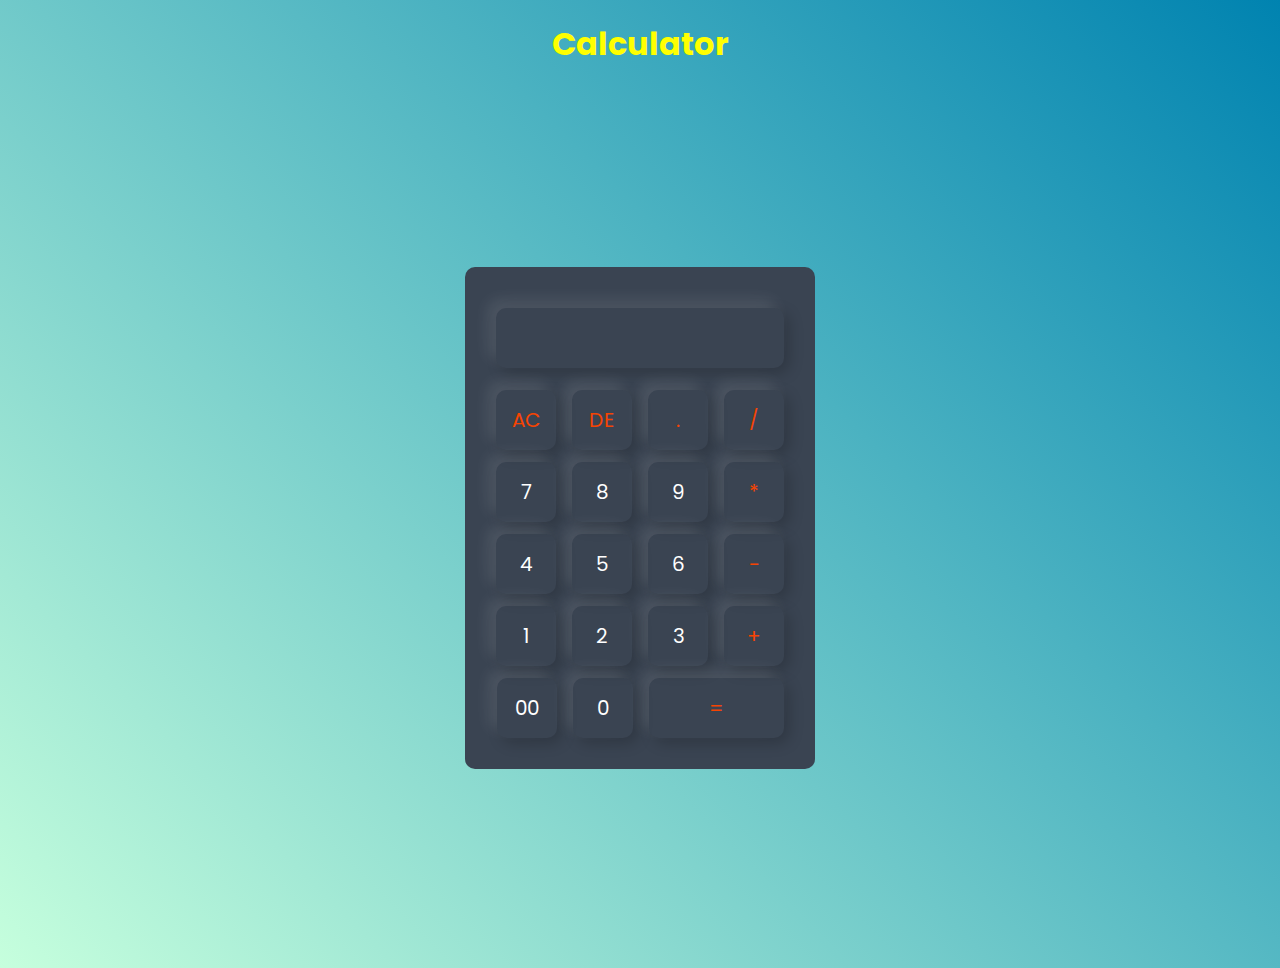
<file: Calculator/index.html>
<!DOCTYPE html>
<html lang="en">
<head>
    <meta charset="UTF-8">
    <meta name="viewport" content="width=device-width, initial-scale=1.0">
    <title>Calculator</title>
    <link rel="stylesheet" href="style.css">
    <link rel="preconnect" href="https://fonts.googleapis.com">
    <link rel="preconnect" href="https://fonts.gstatic.com" crossorigin>
    <link href="https://fonts.googleapis.com/css2?family=Borel&family=Poppins:ital,wght@1,400;1,600&display=swap" rel="stylesheet">
</head>
<body>
    <h2>Calculator</h2>

    <div class="container">
        <div class="calculator">
            <form action="">
                <div class="display">
                    <input type="text" name="display">
                </div>
        
                <div>
                    <input type="button" value="AC" onclick="display.value = ' '" class="operator">
                    <input type="button" value="DE" onclick="display.value = display.value.toString().slice(0,-1)" class="operator">
                    <input type="button" value="." onclick="display.value += '.'" class="operator">
                    <input type="button" value="/" onclick="display.value += '/'"  class="operator">
        
                </div>
                <div>
                    <input type="button" value="7" onclick="display.value += '7'">
                    <input type="button" value="8" onclick="display.value += '8'">
                    <input type="button" value="9" onclick="display.value += '9'">
                    <input type="button" value="*" onclick="display.value += '*'" class="operator">
        
                </div>
                <div>
                    <input type="button" value="4" onclick="display.value += '4'">
                    <input type="button" value="5" onclick="display.value += '5'">
                    <input type="button" value="6" onclick="display.value += '6'">
                    <input type="button" value="-" onclick="display.value += '-'" class="operator">
        
                </div>
                <div>
                    <input type="button" value="1" onclick="display.value += '1'">
                    <input type="button" value="2" onclick="display.value += '2'">
                    <input type="button" value="3" onclick="display.value += '3'">
                    <input type="button" value="+" onclick="display.value += '+'" class="operator">
        
                </div>
                <div>
                    <input type="button" value="00" onclick="display.value += '00'">
                    <input type="button" value="0" onclick="display.value += '0'"> 
                    <input type="button" value="=" onclick="display.value = eval(display.value)" class="equal operator">
        
                </div>
            </form>
        </div>
    </div>
</body>
</html>
</file>
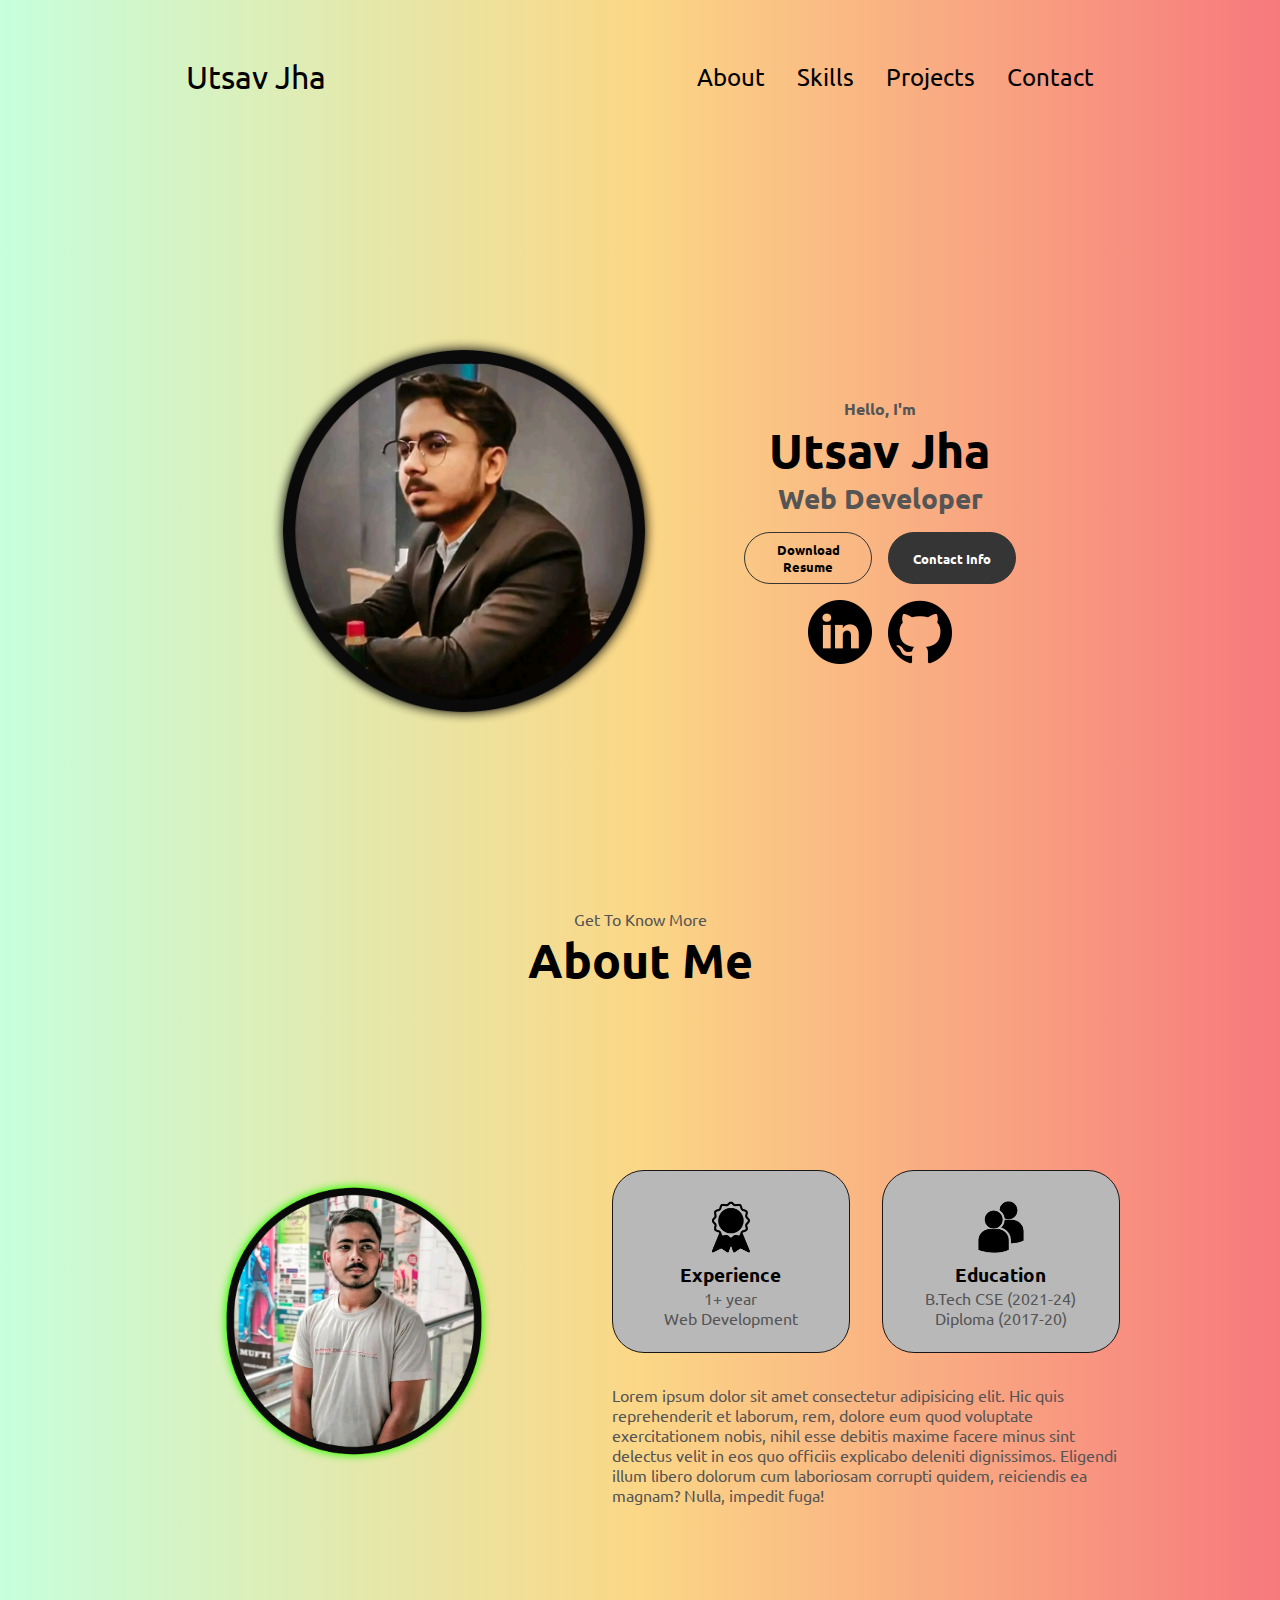
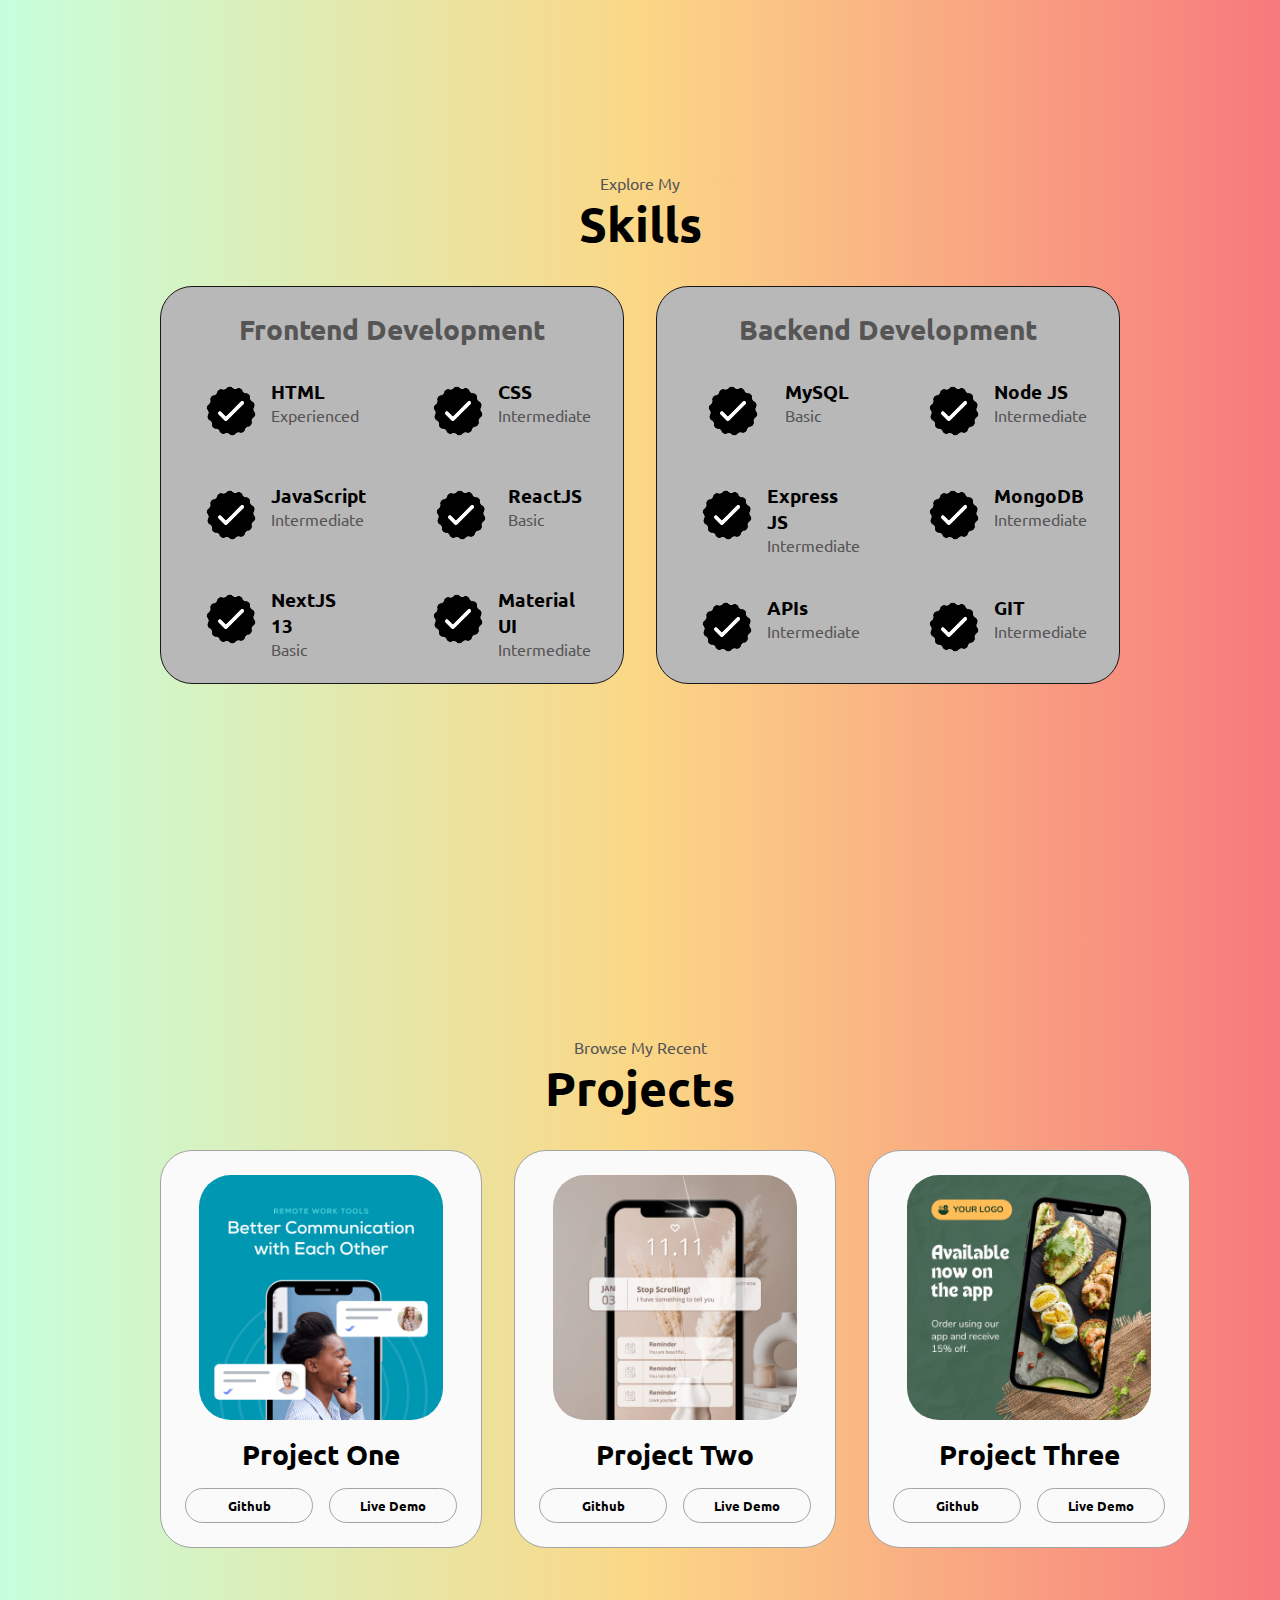
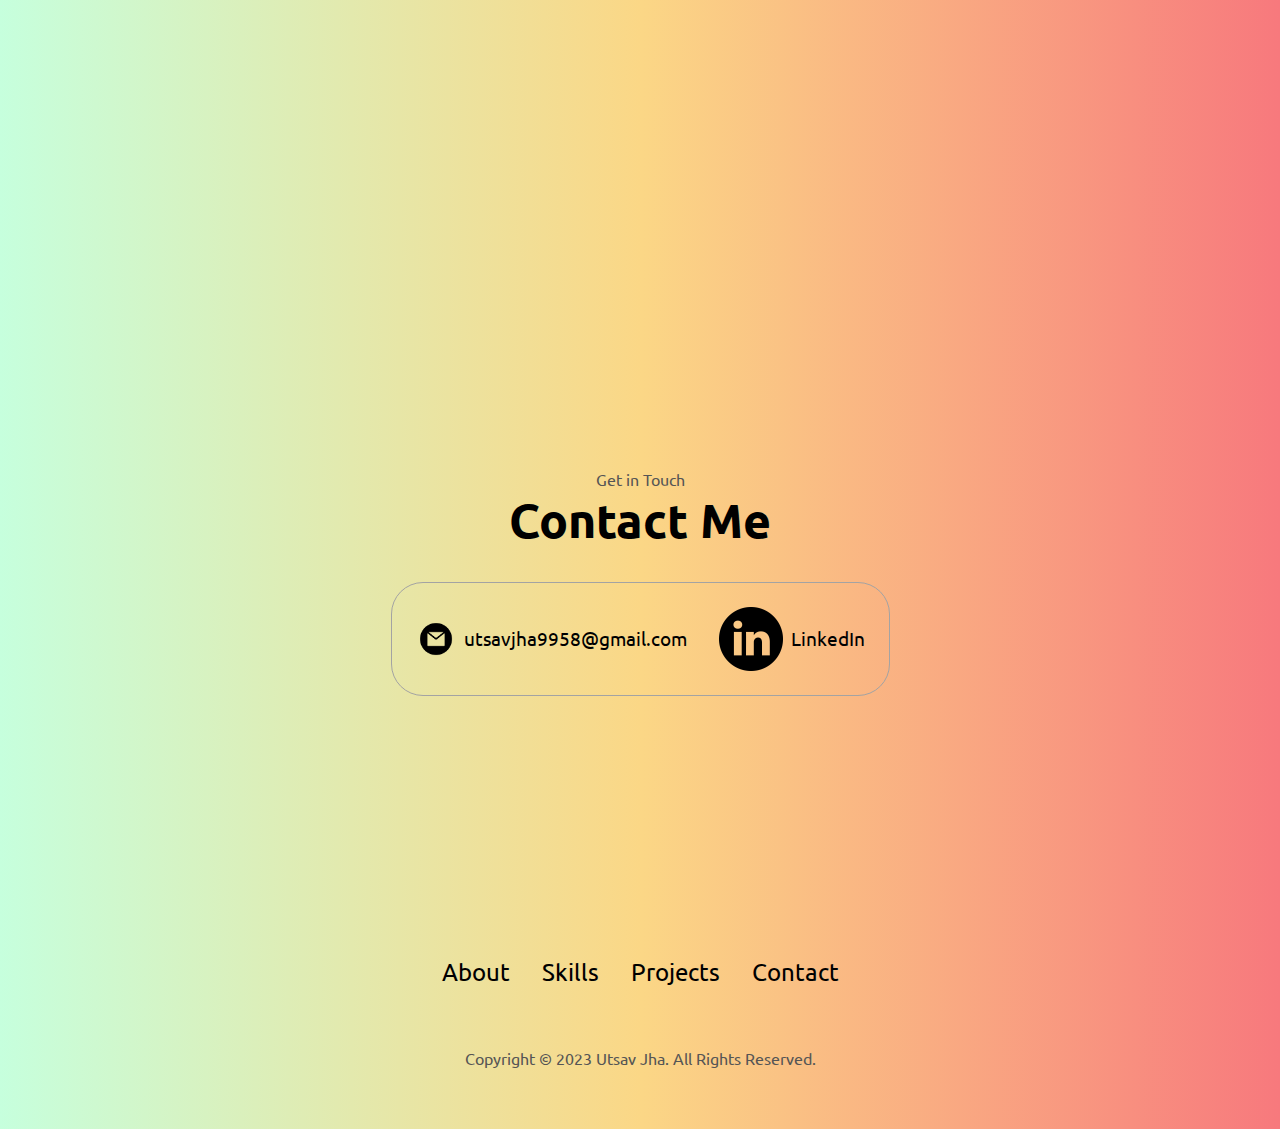
<file: PortFolioWebsite/index.html>
<!DOCTYPE html>
<html lang="en">

<head>
    <meta charset="UTF-8">
    <meta name="viewport" content="width=device-width, initial-scale=1.0">
    <link rel="preconnect" href="https://fonts.googleapis.com">
    <link rel="preconnect" href="https://fonts.gstatic.com" crossorigin>
    <link href="https://fonts.googleapis.com/css2?family=Ubuntu&display=swap" rel="stylesheet">
    <link rel="stylesheet" href="style.css">
    <title>Personal Portfolio</title>

</head>

<body>
    <nav id="desktop-nav">
        <div class="logo">Utsav Jha</div>
        <div>
            <ul class="nav-links">
                <li><a href="#about">About</a></li>
                <li><a href="#experience">Skills</a></li>
                <li><a href="#projects">Projects</a></li>
                <li><a href="#contact">Contact</a></li>
            </ul>
        </div>
    </nav>
    <section id="profile">
        <div class="section__pic-container">
            <img src="./images/profile-1 new.png" alt="Utsav profile picture" />
        </div>
        <div class="section__text">
            <p class="section__text__p1">Hello, I'm</p>
            <h1 class="title">Utsav Jha</h1>
            <p class="section__text__p2">Web Developer</p>
            <div class="btn-container">
                <button class="btn btn-color-2" onclick="window.open('./images/Utsav Jha Resume.pdf')">
                    Download Resume
                </button>

                <button class="btn btn-color-1" onclick="location.href='#contact'">
                    Contact Info
                </button>

            </div>
            <div id="socials-container">
                <img src="./images/linkedin.png" alt="My LinkedIn profile" class="icon"
                    onclick="location.href='https://www.linkedin.com/in/utsav-jha-37271b194/'" />

                <img src="./images/github.png" alt="My Github profile" class="icon"
                    onclick="location.href='https://github.com/'" />

            </div>
        </div>
    </section>

    <section id="about">
        <p class="section__text__p1">Get To Know More</p>
        <h1 class="title">About Me</h1>
        <div class="section-container">
            <div class="section__pic-container">
                <img src="./images/profile-2 new.png" alt="Profile picture" class="about-pic" />
            </div>
            <div class="about-details-container">
                <div class="about-containers">
                    <div class="details-container">
                        <img src="./images/experience.png" alt="Experience icon" class="icon" />
                        <h3>Experience</h3>
                        <p>1+ year <br />Web Development</p>
                    </div>
                    <div class="details-container">
                        <img src="./images/education.png" alt="Education icon" class="icon" />
                        <h3>Education</h3>
                        <p>B.Tech CSE (2021-24)<br />Diploma (2017-20)</p>
                    </div>
                </div>
                <div class="text-container">
                    <p>
                        Lorem ipsum dolor sit amet consectetur adipisicing elit. Hic quis
                        reprehenderit et laborum, rem, dolore eum quod voluptate
                        exercitationem nobis, nihil esse debitis maxime facere minus sint
                        delectus velit in eos quo officiis explicabo deleniti dignissimos.
                        Eligendi illum libero dolorum cum laboriosam corrupti quidem,
                        reiciendis ea magnam? Nulla, impedit fuga!
                    </p>
                </div>
            </div>
        </div>
    </section>

    <section id="experience">
        <p class="section__text__p1">Explore My</p>
        <h1 class="title">Skills</h1>
        <div class="experience-details-container">
          <div class="about-containers">
            <div class="details-container">
              <h2 class="experience-sub-title">Frontend Development</h2>
              <div class="article-container">
                <article>
                  <img
                    src="./images/checkmark.png"
                    alt="Experience icon"
                    class="icon"
                  />
                  <div>
                    <h3>HTML</h3>
                    <p>Experienced</p>
                  </div>
                </article>
                <article>
                  <img
                  src="./images/checkmark.png"
                  alt="Experience icon"
                    class="icon"
                  />
                  <div>
                    <h3>CSS</h3>
                    <p>Intermediate</p>
                  </div>
                </article>
                <article>
                  <img
                    src="./images/checkmark.png"
                    alt="Experience icon"
                    class="icon"
                  />
                  <div>
                    <h3>JavaScript</h3>
                    <p>Intermediate</p>
                  </div>
                </article>
                <article>
                  <img
                    src="./images/checkmark.png"
                    alt="Experience icon"
                    class="icon"
                  />
                  <div>
                    <h3>ReactJS</h3>
                    <p>Basic</p>
                  </div>
                </article>
                <article>
                  <img
                    src="./images/checkmark.png"
                    alt="Experience icon"
                    class="icon"
                  />
                  <div>
                    <h3>NextJS 13</h3>
                    <p>Basic</p>
                  </div>
                </article>
                <article>
                  <img
                    src="./images/checkmark.png"
                    alt="Experience icon"
                    class="icon"
                  />
                  <div>
                    <h3>Material UI</h3>
                    <p>Intermediate</p>
                  </div>
                </article>
              </div>
            </div>
            <div class="details-container">
              <h2 class="experience-sub-title">Backend Development</h2>
              <div class="article-container">
                <article>
                  <img
                    src="./images/checkmark.png"
                    alt="Experience icon"
                    class="icon"
                  />
                  <div>
                    <h3>MySQL</h3>
                    <p>Basic</p>
                  </div>
                </article>
                <article>
                  <img
                    src="./images/checkmark.png"
                    alt="Experience icon"
                    class="icon"
                  />
                  <div>
                    <h3>Node JS</h3>
                    <p>Intermediate</p>
                  </div>
                </article>
                <article>
                  <img
                    src="./images/checkmark.png"
                    alt="Experience icon"
                    class="icon"
                  />
                  <div>
                    <h3>Express JS</h3>
                    <p>Intermediate</p>
                  </div>
                </article>
                <article>
                  <img
                    src="./images/checkmark.png"
                    alt="Experience icon"
                    class="icon"
                  />
                  <div>
                    <h3>MongoDB</h3>
                    <p>Intermediate</p>
                  </div>
                </article>
                <article>
                    <img
                      src="./images/checkmark.png"
                      alt="Experience icon"
                      class="icon"
                    />
                    <div>
                      <h3>APIs</h3>
                      <p>Intermediate</p>
                    </div>
                  </article>
                  <article>
                    <img
                      src="./images/checkmark.png"
                      alt="Experience icon"
                      class="icon"
                    />
                    <div>
                      <h3>GIT</h3>
                      <p>Intermediate</p>
                    </div>
                  </article>
              </div>
            </div>
          </div>
        </div>
        
      </section>


      <section id="projects">
        <p class="section__text__p1">Browse My Recent</p>
        <h1 class="title">Projects</h1>
        <div class="experience-details-container">
          <div class="about-containers">
            <div class="details-container color-container">
              <div class="article-container">
                <img
                  src="./images/project-1.png"
                  alt="Project 1"
                  class="project-img"
                />
              </div>
              <h2 class="experience-sub-title project-title">Project One</h2>
              <div class="btn-container">
                <button
                  class="btn btn-color-2 project-btn"
                  onclick="location.href='https://github.com/'"
                >
                  Github
                </button>
                <button
                  class="btn btn-color-2 project-btn"
                  onclick="location.href='https://github.com/'"
                >
                  Live Demo
                </button>
              </div>
            </div>
            <div class="details-container color-container">
              <div class="article-container">
                <img
                  src="./images/project-2.png"
                  alt="Project 2"
                  class="project-img"
                />
              </div>
              <h2 class="experience-sub-title project-title">Project Two</h2>
              <div class="btn-container">
                <button
                  class="btn btn-color-2 project-btn"
                  onclick="location.href='https://github.com/'"
                >
                  Github
                </button>
                <button
                  class="btn btn-color-2 project-btn"
                  onclick="location.href='https://github.com/'"
                >
                  Live Demo
                </button>
              </div>
            </div>
            <div class="details-container color-container">
              <div class="article-container">
                <img
                  src="./images/project-3.png"
                  alt="Project 3"
                  class="project-img"
                />
              </div>
              <h2 class="experience-sub-title project-title">Project Three</h2>
              <div class="btn-container">
                <button
                  class="btn btn-color-2 project-btn"
                  onclick="location.href='https://github.com/'"
                >
                  Github
                </button>
                <button
                  class="btn btn-color-2 project-btn"
                  onclick="location.href='https://github.com/'"
                >
                  Live Demo
                </button>
              </div>
            </div>
          </div>
        </div>
        
      </section>
      <section id="contact">
        <p class="section__text__p1">Get in Touch</p>
        <h1 class="title">Contact Me</h1>
        <div class="contact-info-upper-container">
          <div class="contact-info-container">
            <img
              src="./images/email.png"
              alt="Email icon"
              class="icon contact-icon email-icon"
            />
            <p><a href="mailto:examplemail@gmail.com">utsavjha9958@gmail.com</a></p>
          </div>
          <div class="contact-info-container">
            <img
              src="./images/linkedin.png"
              alt="LinkedIn icon"
              class="icon contact-icon"
            />
            <p><a href="https://www.linkedin.com/in/utsav-jha-37271b194/">LinkedIn</a></p>
          </div>
        </div>
      </section>
      <footer>
        <nav>
          <div class="nav-links-container">
            <ul class="nav-links">
              <li><a href="#about">About</a></li>
              <li><a href="#experience">Skills</a></li>
              <li><a href="#projects">Projects</a></li>
              <li><a href="#contact">Contact</a></li>
            </ul>
          </div>
        </nav>
        <p>Copyright &#169; 2023 Utsav Jha. All Rights Reserved.</p>
      </footer>

</body>

</html>
</file>
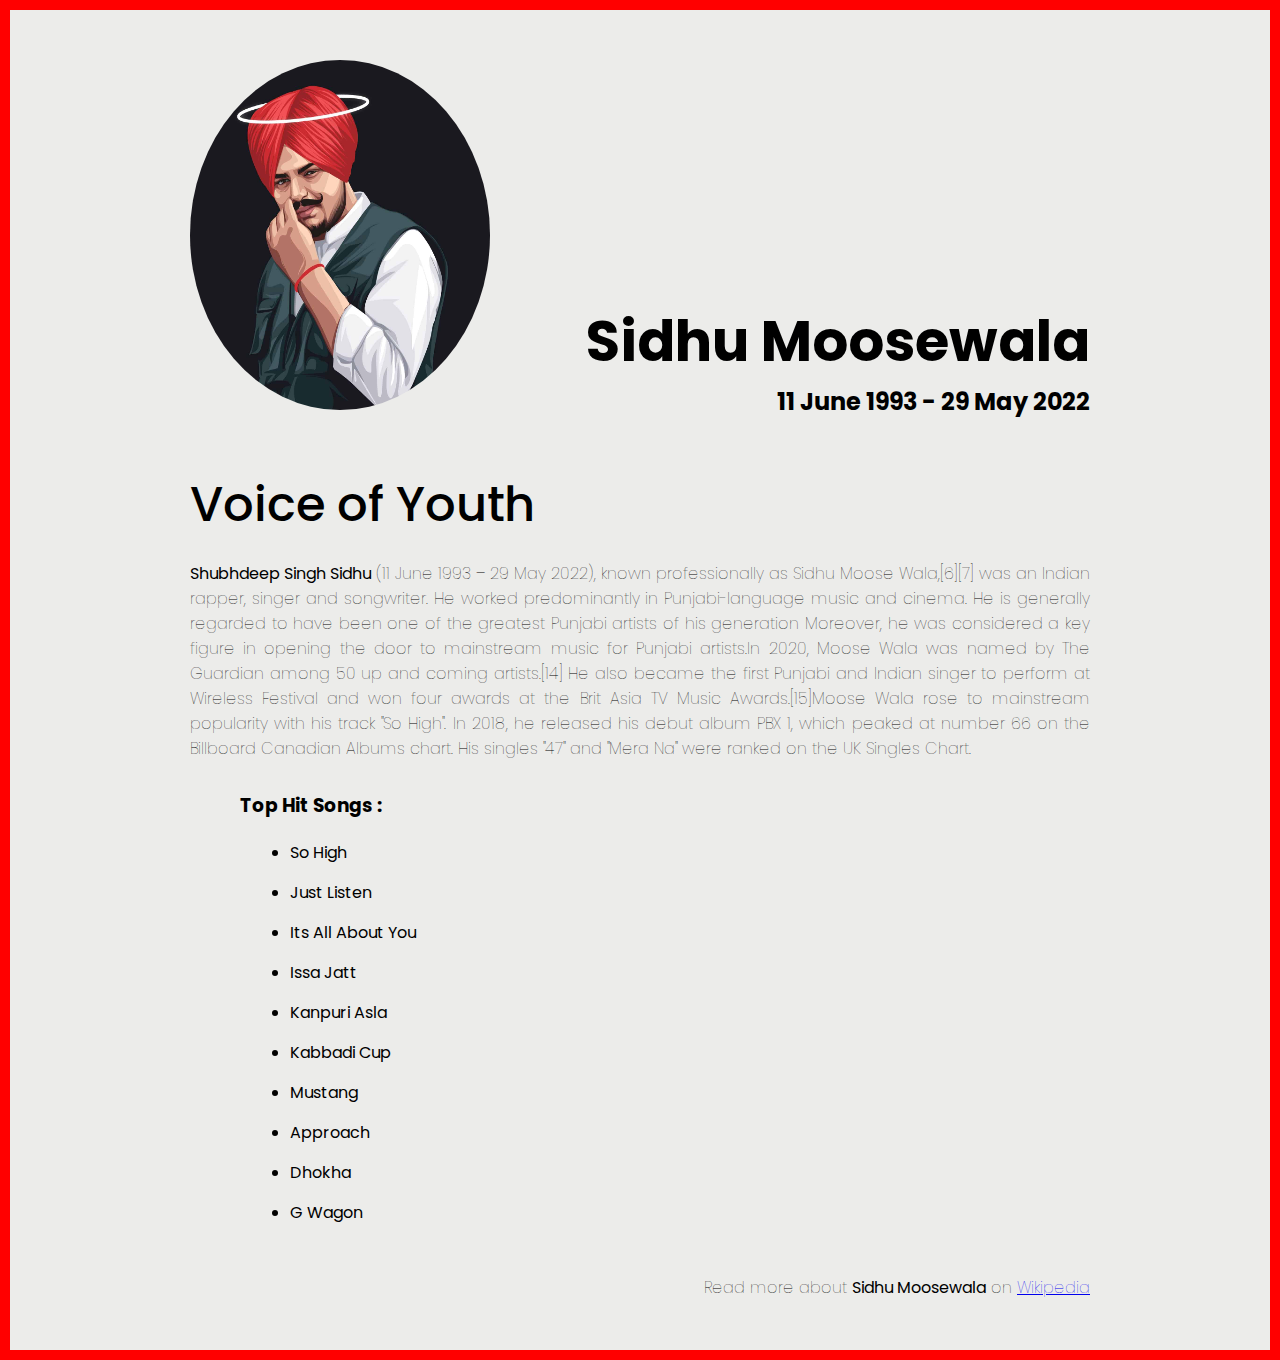
<file: TributePage/index.html>
<!DOCTYPE html>
<html lang="en">
<head>
    <meta charset="UTF-8">
    <meta name="viewport" content="width=device-width, initial-scale=1.0">
    <title>Tribute Page</title>
    <link rel="stylesheet" href="style.css">
    <link rel="preconnect" href="https://fonts.googleapis.com">
<link rel="preconnect" href="https://fonts.gstatic.com" crossorigin>
<link href="https://fonts.googleapis.com/css2?family=Borel&family=Poppins:ital,wght@1,400;1,600&display=swap" rel="stylesheet">
</head>


<body>
    <div class="container">
        <div class="content">
            <section class="top-section">
                <div class="image_container">
                    <img src="./images/Sidhu-Moosewala-Photo.jpeg" alt="Image Loading">
                </div>
                <div>
                    <h1>Sidhu Moosewala</h1>
                    <h4>11 June 1993 - 29 May 2022</h4>
                </div>
            </section>

            <section class="about-section">
                <h2>Voice of Youth</h2>
                <p> <b>Shubhdeep Singh Sidhu</b> (11 June 1993 – 29 May 2022), known professionally as Sidhu Moose Wala,[6][7] was an Indian rapper, singer and songwriter. He worked predominantly in Punjabi-language music and cinema. He is generally regarded to have been one of the greatest Punjabi artists of his generation Moreover, he was considered a key figure in opening the door to mainstream music for Punjabi artists.In 2020, Moose Wala was named by The Guardian among 50 up and coming artists.[14] He also became the first Punjabi and Indian singer to perform at Wireless Festival and won four awards at the Brit Asia TV Music Awards.[15]Moose Wala rose to mainstream popularity with his track "So High". In 2018, he released his debut album PBX 1, which peaked at number 66 on the Billboard Canadian Albums chart. His singles "47" and "Mera Na" were ranked on the UK Singles Chart.</p>
            </section>

            <section class="song-section">
                <h3>Top Hit Songs :</h3>
                <ul>
                    <li>So High</li>
                    <li>Just Listen</li>
                    <li>Its All About You</li>
                    <li>Issa Jatt</li>
                    <li>Kanpuri Asla</li>
                    <li>Kabbadi Cup</li>
                    <li>Mustang</li>
                    <li>Approach</li>
                    <li>Dhokha</li>
                    <li>G Wagon</li>
                </ul>
            </section>
            <footer><p>Read more about <b>Sidhu Moosewala</b> on <a href="https://en.wikipedia.org/wiki/Sidhu_Moose_Wala">Wikipedia</a></p></footer>
        </div>

    </div>
</body>
</html>
</file>
<file: Calculator/style.css>
*{
    margin: 0px;
    padding: 0px;
    box-sizing: border-box;
    font-family: 'Poppins', sans-serif;

}
body{
    
    text-align: center;
    background: linear-gradient(45deg, #c6ffdd, #0083b0);

}
h2{
    font-size: 2rem;
    margin-top: 20px;
    margin-bottom: 0px;
    color: yellow;
}
.container{
    width: 100vw;
    height: 100vh;
    display: flex;
    align-items: center;
    justify-content: center;
}
.calculator{
    background: #3a4452;
    padding: 25px;
    border-radius: 10px;
}
.calculator form input{
    border: 0;
    outline: 0;
    width: 60px;
    height: 60px;
    border-radius: 10px;
    box-shadow: -8px -8px 15px rgba(255, 255, 255, 0.1),5px 5px 15px rgba(0, 0, 0, 0.2);
    background: transparent;
    font-size: 20px;
    color: #fff;
    cursor: pointer;
    margin: 6px;
}
form .display{
    display: flex;
    justify-content: flex-end;
    margin: 10px 0;
}
form .display input{
    text-align: right;
    flex: 1;
    font-size: 35px;
    /* box-shadow: none; */
}
form input.equal{
    width: 135px;
}
form input.operator{
    color: #f64403;
}
</file>
<file: PortFolioWebsite/style.css>
*{
    margin: 0;
    padding: 0;
    font-family: 'Ubuntu', sans-serif;
}
body{
    background-image: linear-gradient(to right, #c6ffdd, #fbd786, #f7797d);

}
html {
    scroll-behavior: smooth;
  }
  
  p {
    color: rgb(85, 85, 85);
  }
  
a,
.btn {
  transition: all 300ms ease;
}

/* DESKTOP NAV */

nav,
.nav-links {
  display: flex;
}
nav {
    justify-content: space-around;
    align-items: center;
    height: 17vh;
  }
  
  .nav-links {
    gap: 2rem;
    list-style: none;
    font-size: 1.5rem;
  }
  
  a {
    color: black;
    text-decoration: none;
    text-decoration-color: white;
  }
  a:hover {
    color: white;
    text-decoration: underline;
    text-underline-offset: 1rem;
    text-decoration-color: rgb(181, 181, 181);
  }
  
  .logo {
    font-size: 2rem;
  }
  
  .logo:hover {
    cursor: default;
  }

  /* SECTIONS */

section {
    padding-top: 4vh;
    height: 96vh;
    margin: 0 10rem;
    box-sizing: border-box;
    min-height: fit-content;
  }
  
  .section-container {
    display: flex;
  }
/* SECTIONS */

section {
    padding-top: 4vh;
    height: 96vh;
    margin: 0 10rem;
    box-sizing: border-box;
    min-height: fit-content;
  }
  
  .section-container {
    display: flex;
  }
  
  /* PROFILE SECTION */
  
  #profile {
    display: flex;
    justify-content: center;
    gap: 5rem;
    height: 80vh;
  }
  .section__pic-container {
    display: flex;
    height: 400px;
    width: 400px;
    margin: auto 0;
  }
  
  .section__text {
    align-self: center;
    text-align: center;
  }
  
  .section__text p {
    font-weight: 600;
  }
  
  .section__text__p1 {
    text-align: center;
  }
  
  .section__text__p2 {
    font-size: 1.75rem;
    margin-bottom: 1rem;
  }
  .title {
    font-size: 3rem;
    text-align: center;
  }
  
  #socials-container {
    display: flex;
    justify-content: center;
    margin-top: 1rem;
    gap: 1rem;
  }
  
  /* ICONS */
  
  .icon {
    cursor: pointer;
    height: 4rem;
  }
/* BUTTONS */

.btn-container {
    display: flex;
    justify-content: center;
    gap: 1rem;
  }
  
  .btn {
    font-weight: 600;
    transition: all 300ms ease;
    padding: 0.5rem;
    width: 8rem;
    border-radius: 2rem;
  }
  
  .btn-color-1,
  .btn-color-2 {
    border: rgb(53, 53, 53) 0.1rem solid;
  }
  
  .btn-color-1:hover,
  .btn-color-2:hover {
    cursor: pointer;
  }
  .btn-color-1,
  .btn-color-2:hover {
    background: rgb(53, 53, 53);
    color: white;
  }
  
  .btn-color-1:hover {
    background: rgb(0, 0, 0);
  }
  
  .btn-color-2 {
    background: none;
  }
  
  .btn-color-2:hover {
    border: rgb(255, 255, 255) 0.1rem solid;
  }
  
  .btn-container {
    gap: 1rem;
  }
          
/* ABOUT SECTION */

#about {
    position: relative;
  }
  
  .about-containers {
    gap: 2rem;
    margin-bottom: 2rem;
    margin-top: 2rem;
  }
  
  .about-details-container {
    justify-content: center;
    flex-direction: column;
  }
  
  .about-containers,
  .about-details-container {
    display: flex;
  }
  
  .about-pic {
    border-radius: 2rem;
  }
  .details-container {
    padding: 1.5rem;
    flex: 1;
    background: rgb(185, 184, 184);
    border-radius: 2rem;
    border: rgb(228, 226, 226) 0.1rem solid;
    border-color: rgb(24, 23, 23);
    text-align: center;
  }
  
  .section-container {
    gap: 4rem;
    height: 80%;
  }
  
  .section__pic-container {
    height: 400px;
    width: 400px;
    margin: auto 0;
  }

  /* EXPERIENCE SECTION */

#experience {
    position: relative;
  }
  
  .experience-sub-title {
    color: rgb(85, 85, 85);
    font-weight: 600;
    font-size: 1.75rem;
    margin-bottom: 2rem;
  }
  
  .experience-details-container {
    display: flex;
    justify-content: center;
    flex-direction: column;
  }
  
  .article-container {
    display: flex;
    text-align: initial;
    flex-wrap: wrap;
    flex-direction: row;
    gap: 2.5rem;
    justify-content: space-around;
  }

  article {
    display: flex;
    width: 10rem;
    justify-content: space-around;
    gap: 0.5rem;
  }
  
  article .icon {
    cursor: default;
  }

  
/* PROJECTS SECTION */

#projects {
    position: relative;
  }
  
  .color-container {
    border-color: rgb(163, 163, 163);
    background: rgb(250, 250, 250);
  }
  
  .project-img {
    border-radius: 2rem;
    width: 90%;
    height: 90%;
  }
  
  .project-title {
    margin: 1rem;
    color: black;
  }
  
  .project-btn {
    color: black;
    border-color: rgb(163, 163, 163);
  }
  
  /* CONTACT */
  
  #contact {
    display: flex;
    justify-content: center;
    flex-direction: column;
    height: 70vh;
  }
  
  .contact-info-upper-container {
    display: flex;
    justify-content: center;
    border-radius: 2rem;
    border: rgb(53, 53, 53) 0.1rem solid;
    border-color: rgb(163, 163, 163);
    background: (250, 250, 250);
    margin: 2rem auto;
    padding: 0.5rem;
  }
  
  .contact-info-container {
    display: flex;
    align-items: center;
    justify-content: center;
    gap: 0.5rem;
    margin: 1rem;
  }
  
  .contact-info-container p {
    font-size: larger;
  }
  
  .contact-icon {
    cursor: default;
  }
  
  .email-icon {
    height: 2.5rem;
  }
  
  /* FOOTER SECTION */
  
  footer {
    height: 26vh;
    margin: 0 1rem;
  }
  
  footer p {
    text-align: center;
  }
</file>
<file: TributePage/style.css>
*{
    margin: 0;
    padding: 0;
    box-sizing: border-box;
}
.container{
    font-family: 'Borel', cursive;
    font-family: 'Poppins', sans-serif;
    background-color: rgb(236, 236, 234);
    min-height: 100vh;
    border: 10px solid rgb(255, 0, 0);
}
.content{
    max-width: 900px;
    margin: 0 auto;
}
.top-section{
    margin-top: 50px;
    display: flex;
    justify-content: space-between;
    align-items: flex-end;
}
.top-section ,h1{
    font-size: 3.5rem;
    font-weight: 700;
    color: black;
}
.top-section ,h4{
    font-size: 1.5rem;
    font-weight: 700;
    color: black;
    text-align: end;
}
.img_container,img{
    width: 300px;
    height: 350px;
    border-radius: 50%;
    overflow: hidden;

}
.about-section{
    margin-top: 50px;
}
.about-section , h2{
    font-size: 3rem;
    font-weight: 500;
    margin-bottom: 20px;
}
.about-section , p{
    font-size: 1rem;
    font-weight: 100;
    margin-bottom: 20px;
    text-align: justify;
}
.song-section{
    margin-top: 30px;
}
.song-section,h3{
    margin-bottom: 20px;
}
.song-section,ul{
    margin-left: 50px;
}
.song-section,li{
    margin-bottom: 15px;
}
footer{
    margin: 50px 0;
}
footer p{
    text-align: end;
}
</file>
